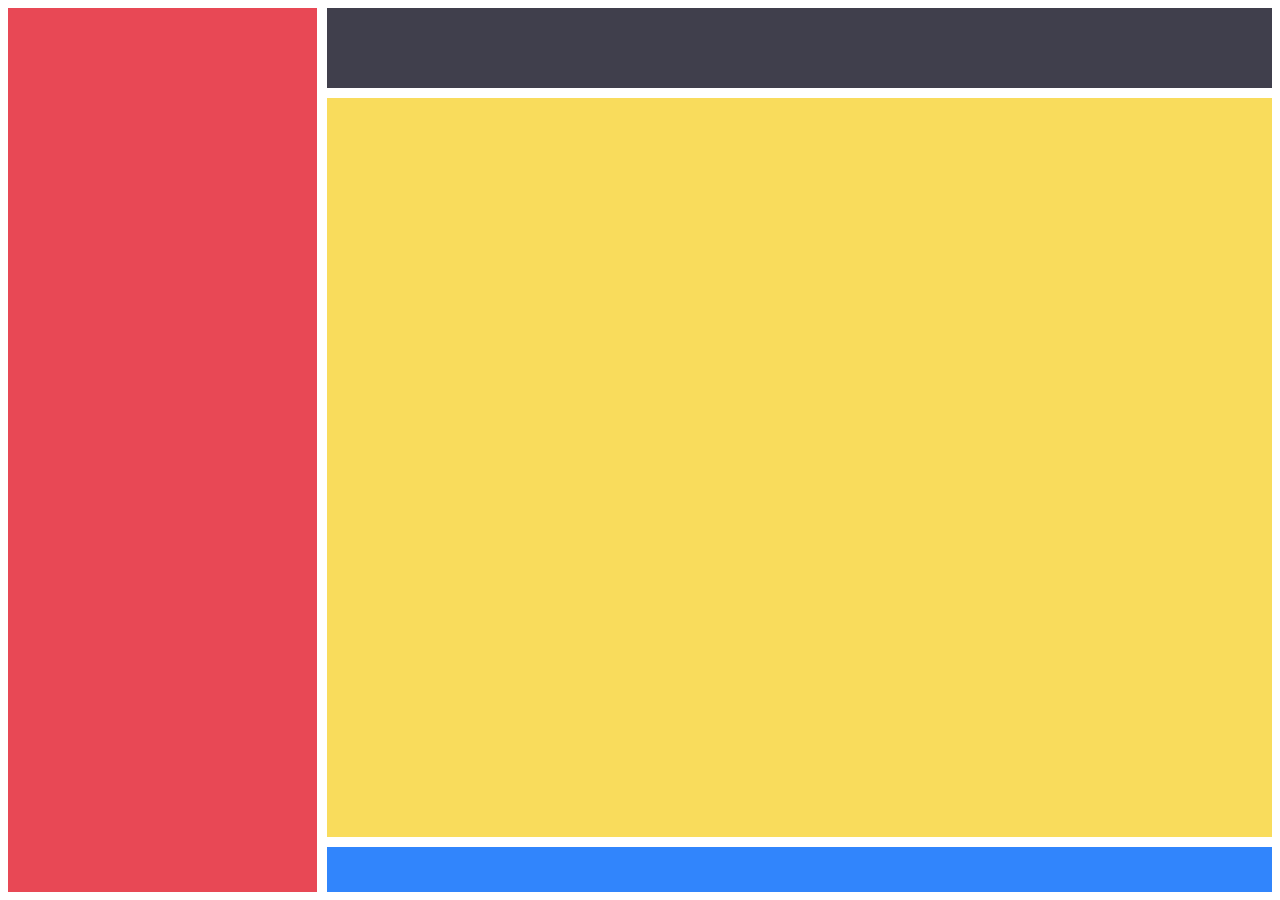
<file: ejemplo-grid/index.html>
<html lang="en">
    <head>
        <meta charset="UTF-8">
        <meta name="viewport" content="width=device-width, initial-scale=1.0">
        <link rel="stylesheet" href="./css/style.css">
        <title>Ejemplo Grid</title>
    </head>
    <body>
        <header></header>
        <nav></nav>
        <main></main>
        <footer></footer>
    </body>
</html>
</file>
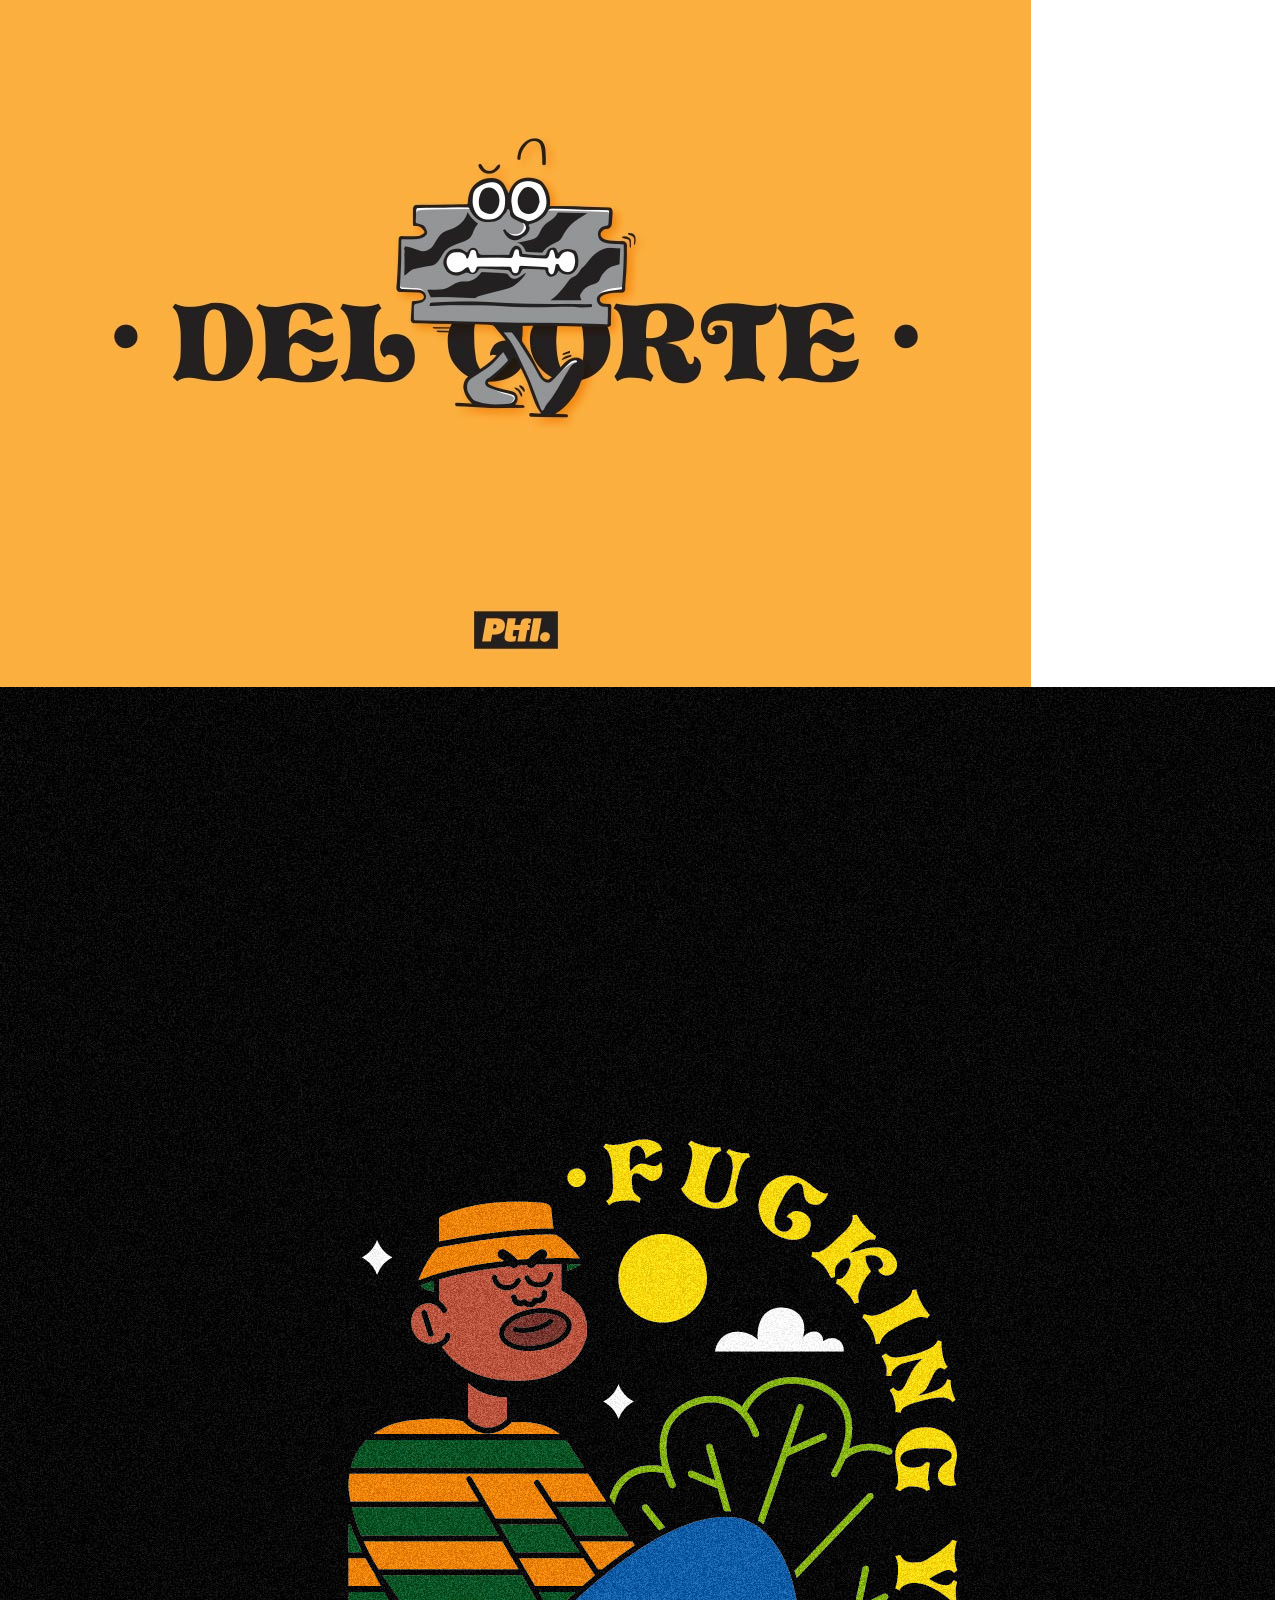
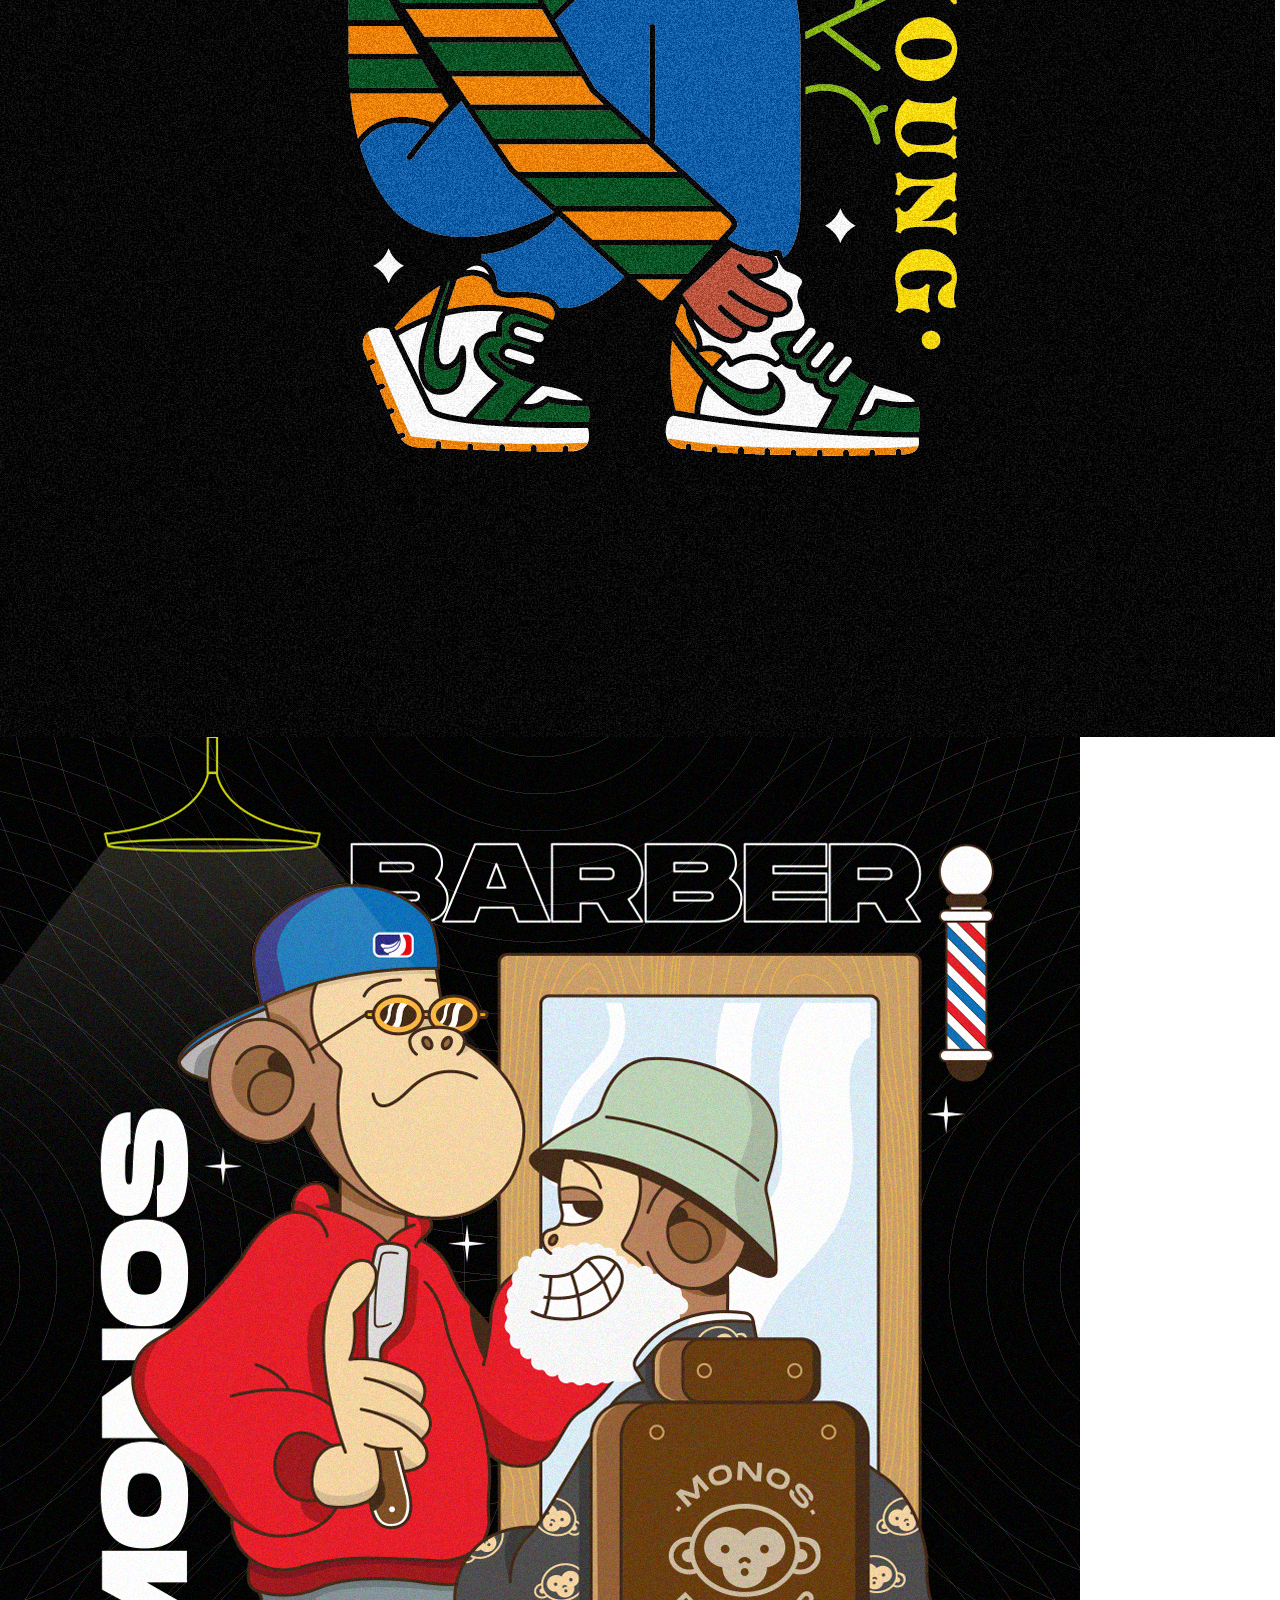
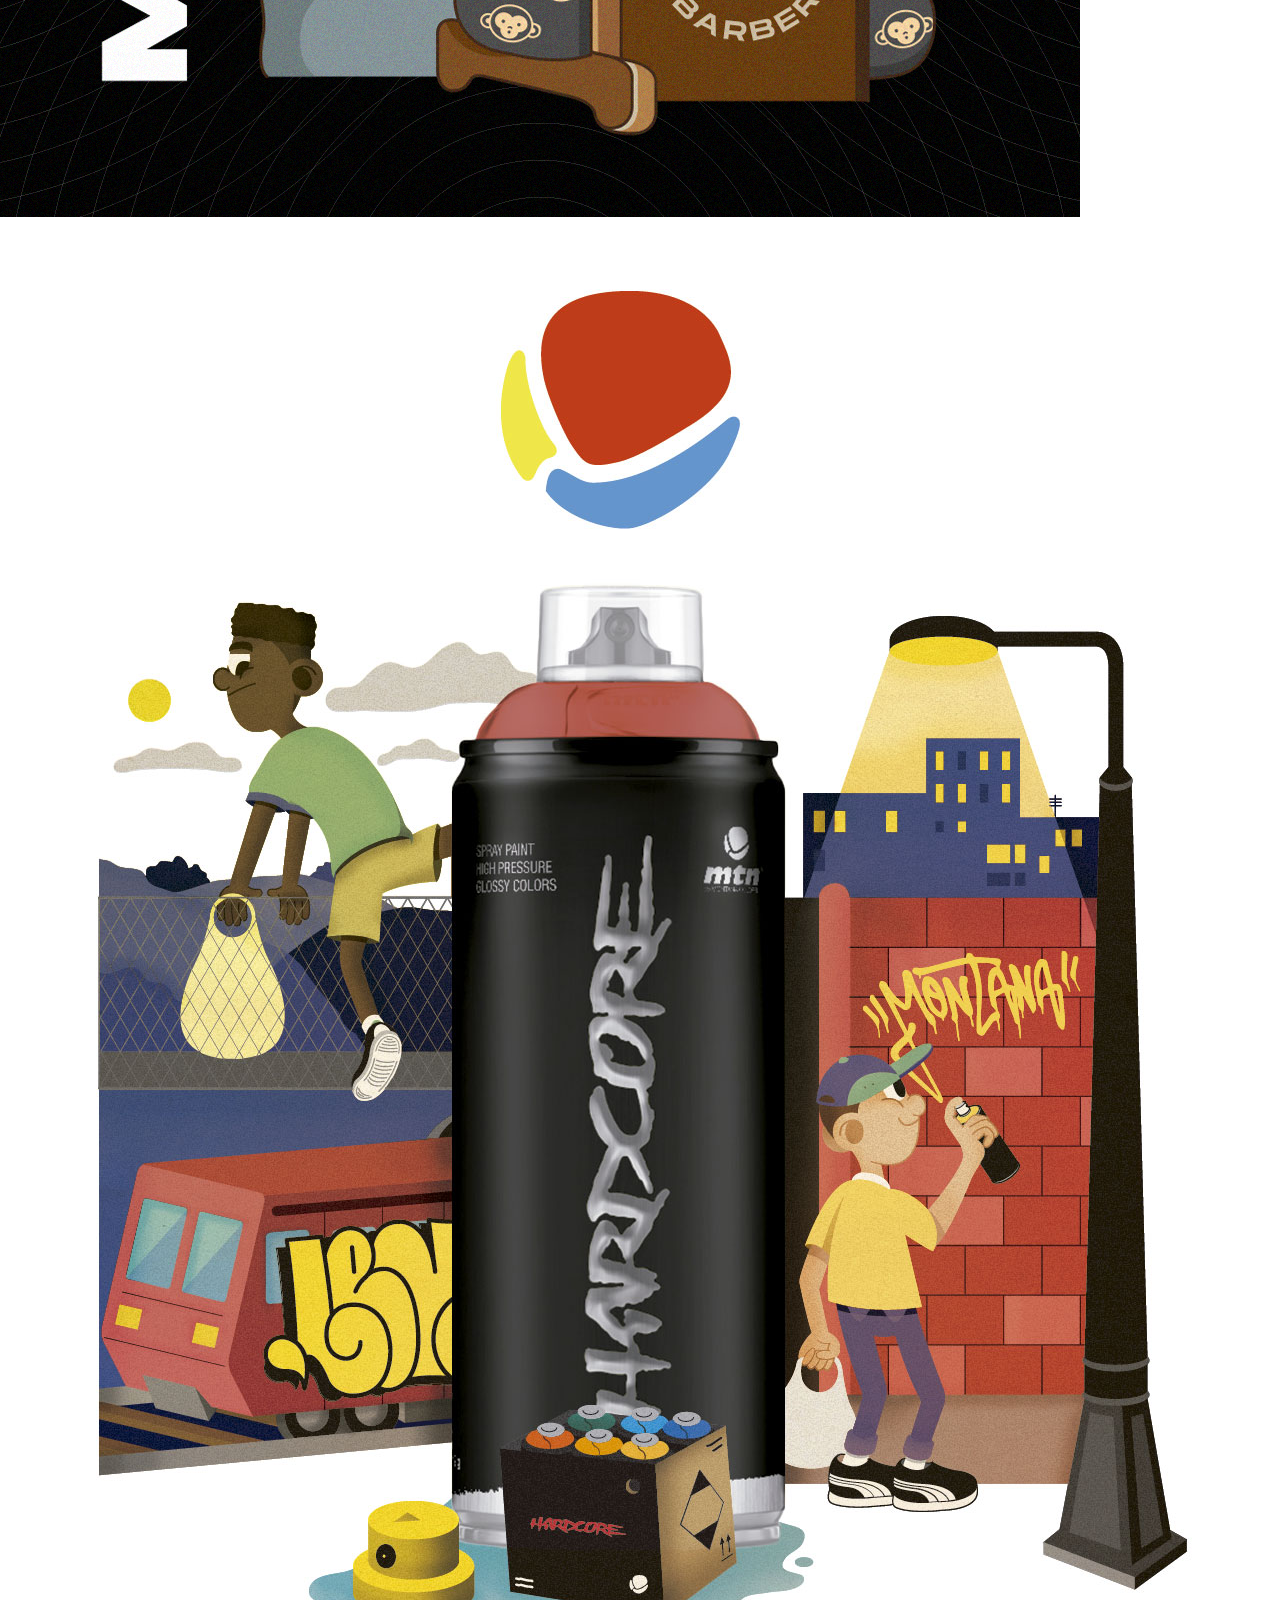
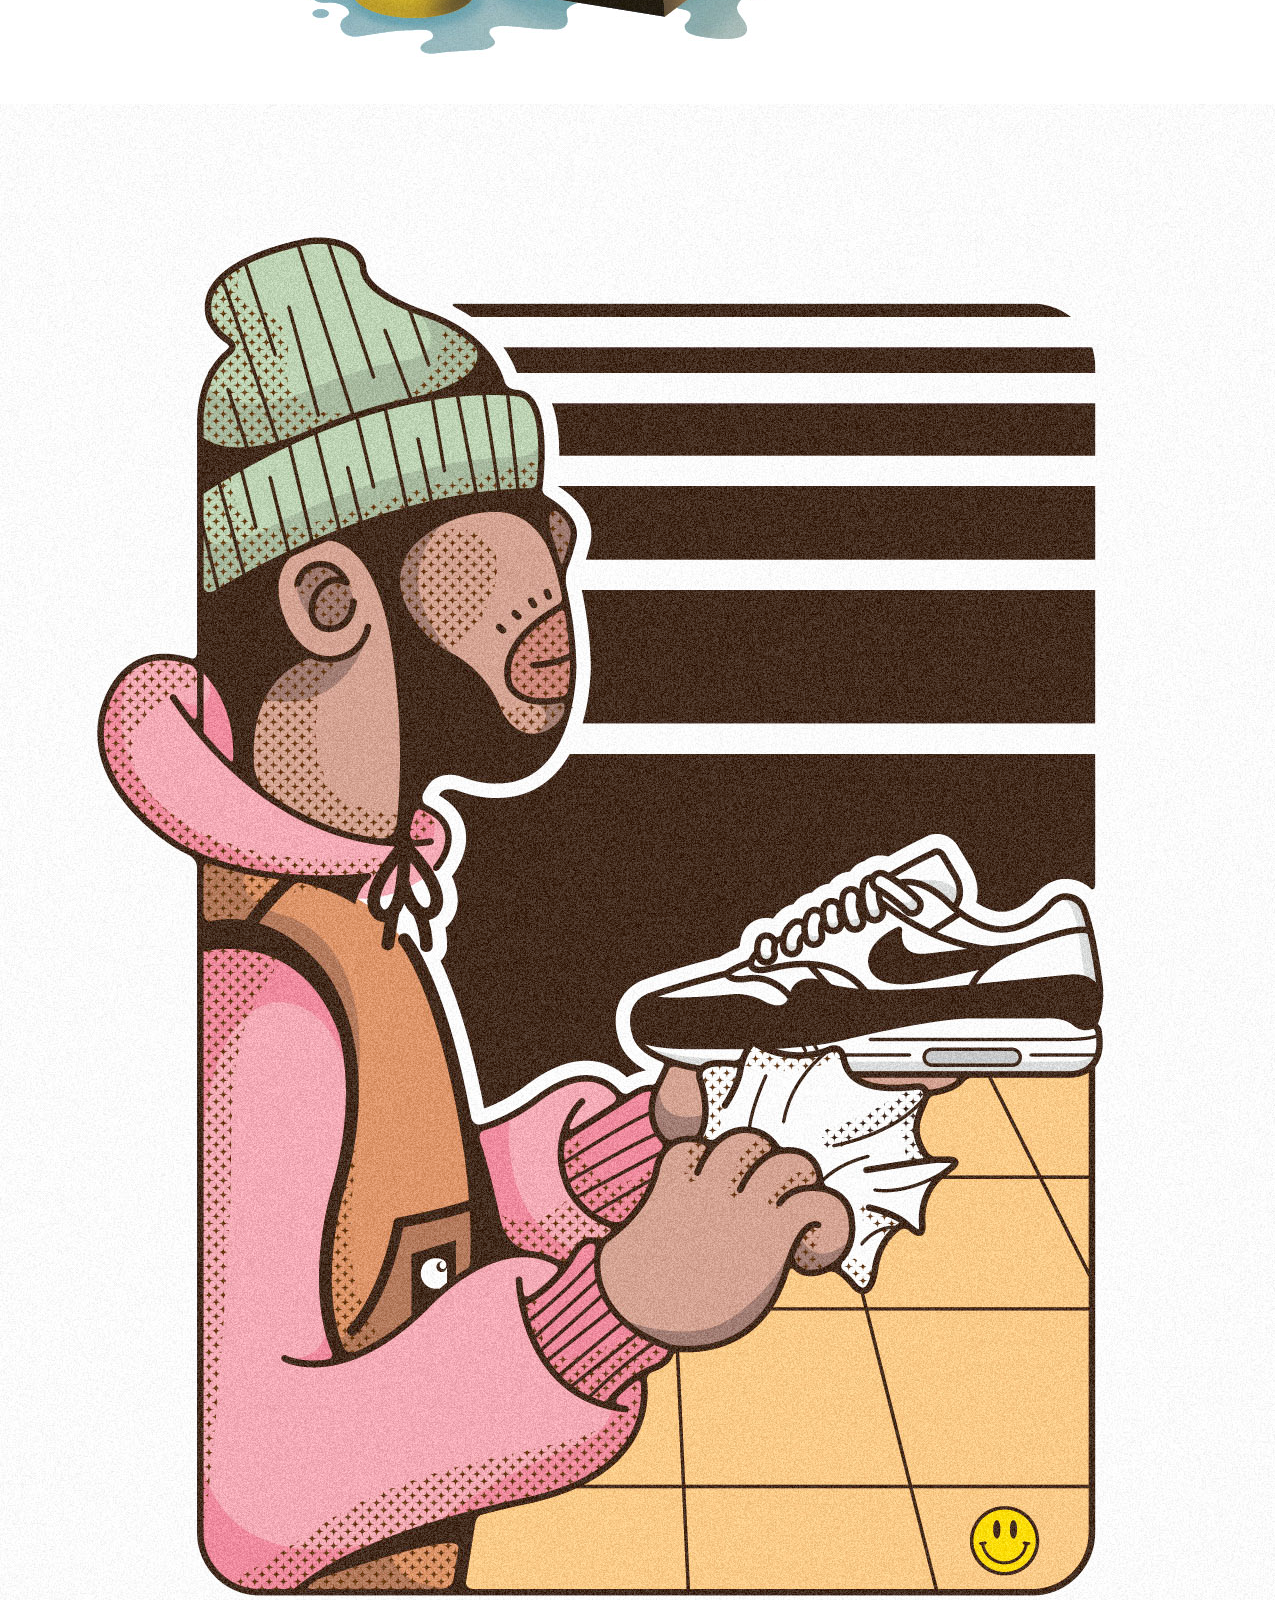
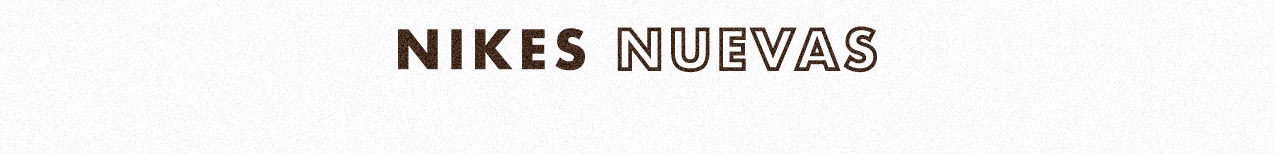
<file: paginas/galeria.html>
<html lang="en">
<head>
    <meta charset="UTF-8">
    <meta name="viewport" content="width=device-width, initial-scale=1.0">
    <link rel="stylesheet" href="../CSS/main.css">
    <title>Galeria</title>
</head>
<body>
    <section>
        <img src="../imagenes/ilustraciones/del-corte.jpg" alt="">
        <img src="../imagenes/ilustraciones/lento-fuckingYoung.jpg" alt="">
        <img src="../imagenes/ilustraciones/MONOS-BARBER.png" alt="">
        <img src="../imagenes/ilustraciones/montana-colors.jpg" alt="">
        <img src="../imagenes/ilustraciones/nikes-nuevas.jpg" alt="">
    </section>
</body>
</html>
</file>
<file: ejemplo-grid/css/style.css>
body{
    display: grid;
    grid-template-columns: repeat(4, 1fr);
    grid-template-rows: 80px auto 45px;
    grid-template-areas: 
        "nav header header header"
        "nav main main main"
        "nav footer footer footer"
    ;
    column-gap: 10px;
    row-gap: 10px;
}

header{
    background-color: #403F4C;
    grid-area: header;
}

nav{
    background-color: #E84855;
    grid-area: nav;
}

main{
    background-color: #F9DC5C;
    grid-area: main;
}

footer{
    background-color: #3185FC;
    grid-area: footer;
}
</file>
<file: CSS/main.css>
@charset "UTF-8";
* {
  margin: 0;
  padding: 0;
  font-family: "Poppins", sans-serif;
}

header {
  width: 100%;
  height: 85px;
  background-color: white;
  position: fixed;
  top: 0;
  left: 0;
  z-index: 10000;
}
header nav {
  display: flex;
  align-items: center;
  justify-content: space-between;
  padding-top: 10px;
  padding-left: 5%;
  padding-right: 5%;
}
header nav .logo-home {
  width: 220px;
  padding-top: 0px;
}
header ul li {
  display: inline-block;
  padding: 0px 20px;
}
header a {
  color: black;
  text-decoration: none;
}
header a:hover {
  color: darkgray;
}

/* Menú con Bootstrap */
.navbar-toggler {
  border: 0 !important;
}

.navbar-toggler button:hover {
  background: none;
}

.navbar-collapse {
  flex-grow: unset;
}

.navbar .navbar-expand-lg .bg-body-tertiary {
  margin: 0 20px;
  width: 100%;
  height: 85px;
  display: flex;
  align-items: center;
  justify-content: space-between;
  padding-top: 10px;
  padding-left: 5%;
  padding-right: 5%;
}

.navbar-brand img {
  width: 220px;
  padding-top: 0px;
}
@media (max-width: 576px) {
  .navbar-brand img {
    max-width: 90%;
  }
}

.container-fluid {
  display: flex;
  flex-wrap: inherit;
  align-items: center;
  justify-content: space-between;
  padding-top: 10px;
  padding-left: 5%;
  padding-right: 5%;
}

@media (max-width: 576px) {
  .nav-link {
    text-align: right;
  }
}
@media (max-width: 768px) {
  .nav-link {
    text-align: right;
  }
}

main {
  height: unset;
  background-color: #e0e0e0;
  width: 100%;
}

.footer {
  display: flex;
  width: 100%;
  height: 200px;
  background-color: black;
}

.lista {
  font-size: 12px;
  color: white;
}

.pie-pagina {
  width: 100%;
  background-color: black;
}
.pie-pagina .grupo-1 {
  width: 100%;
  max-width: 1500px;
  margin: auto;
  display: grid;
  grid-template-columns: repeat(3, 1fr);
  grid-gap: 50px;
  padding: 50px 0px 0px 0px;
}
@media (max-width: 576px) {
  .pie-pagina .grupo-1 {
    width: 90%;
    grid-template-columns: repeat(1, 1fr);
    grid-gap: 20px;
    padding: 0px 0px 40px 0px;
    position: relative;
  }
}
.pie-pagina .grupo-1 .box figure {
  width: 100%;
  height: 100%;
  display: flex;
  justify-content: center;
  align-items: center;
}
@media (max-width: 576px) {
  .pie-pagina .grupo-1 .box figure {
    justify-content: unset;
  }
}
.pie-pagina .grupo-1 .box figure img {
  width: 200px;
}
@media (max-width: 768px) {
  .pie-pagina .grupo-1 .box figure img {
    margin-left: 15px;
  }
}
.pie-pagina .grupo-1 .box h2 {
  color: #ffffff;
  margin-bottom: 25px;
  font-size: 25px;
}
.pie-pagina .grupo-1 .box p {
  color: #ffffff;
  margin-bottom: 10px;
}
.pie-pagina .grupo-1 .box .red-social i {
  display: inline-block;
  text-decoration: none;
  width: 40px;
  height: 40px;
  line-height: 40px;
  color: black;
  border-radius: 50%;
  margin-right: 10px;
  background-color: #ffffff;
  text-align: center;
  transition: all 300ms ease;
}
.pie-pagina .grupo-2 {
  background-color: #1A1A1A;
  padding: 15px 10px;
  text-align: center;
  color: #ffffff;
}
.pie-pagina .grupo-2 small {
  font-size: 12px;
}
@media (max-width: 768px) {
  .pie-pagina .grupo-2 small {
    font-size: 14px;
  }
}

.diseno {
  padding-bottom: 100px;
  padding-top: 200px;
}
@media (max-width: 576px) {
  .diseno {
    padding-bottom: 100px;
    padding-top: 150px;
  }
}

.cajaContenedor {
  display: flex;
  flex-direction: row;
  flex-wrap: wrap;
  align-items: center;
  justify-content: center;
  padding-top: 200px;
}
@media (max-width: 576px) {
  .cajaContenedor {
    width: auto;
    flex-direction: column;
    justify-content: center;
    align-items: center;
    padding-top: 150px;
    box-sizing: border-box;
  }
}
.cajaContenedor .caja-hijo1 {
  width: 400px;
  height: 300px;
}
@media (max-width: 576px) {
  .cajaContenedor .caja-hijo1 {
    width: 90%;
    height: 90%;
    text-align: center;
  }
}
.cajaContenedor .caja-hijo1 img {
  width: 100%;
  height: 100%;
  justify-content: center;
  align-items: center;
}

.cajaContenedor2 {
  display: flex;
  flex-direction: row;
  flex-wrap: wrap;
  align-items: center;
  justify-content: center;
  padding-bottom: 100px;
}
@media (max-width: 576px) {
  .cajaContenedor2 {
    width: 100%;
    flex-direction: column;
    justify-content: center;
    box-sizing: border-box;
    padding-bottom: 100px;
  }
}
.cajaContenedor2 .caja-hijo2 {
  width: 400px;
  height: 300px;
}
@media (max-width: 576px) {
  .cajaContenedor2 .caja-hijo2 {
    width: 90%;
    height: 90%;
    text-align: center;
  }
}
.cajaContenedor2 .caja-hijo2 img {
  width: 100%;
  height: 100%;
  justify-content: center;
}

.about {
  width: 100%;
  padding-top: 200px;
  padding-bottom: 100px;
}
@media (max-width: 576px) {
  .about {
    padding-top: 150px;
  }
}
.about img {
  height: auto;
  width: 420px;
}
@media (max-width: 576px) {
  .about img {
    width: 300px;
  }
}
@media (max-width: 768px) {
  .about img {
    width: 360px;
  }
}
.about .about-text {
  width: 550px;
}
@media (max-width: 576px) {
  .about .about-text {
    width: unset;
    padding-top: 30px;
  }
}
@media (max-width: 768px) {
  .about .about-text {
    padding-top: 30px;
  }
}
.about .about-text h1 {
  color: black;
  font-size: 40px;
  font-weight: 600;
  margin-bottom: 15px;
}
.about .about-text h5 {
  color: #1b1b1b;
  font-size: 25px;
  margin-bottom: 25px;
  letter-spacing: 2px;
}
.about .about-text p {
  font-size: 17px;
  letter-spacing: 1px;
  margin-bottom: 30px;
}
@media (max-width: 576px) {
  .about .about-text p {
    text-align: justify;
  }
}
@media (max-width: 768px) {
  .about .about-text p {
    text-align: justify;
  }
}
.about span {
  color: #626262;
}
.about button {
  padding: 15px;
  font-size: 16px;
  border: none;
  outline: 0px;
  background: #1b1b1b;
  color: white;
  border-radius: 8px;
  transition: all 300ms ease;
}
@media (max-width: 768px) {
  .about button {
    font-size: 18px;
  }
}
.about button:hover {
  background: #434343;
}
.about button a {
  color: white;
  text-decoration: none;
}

.main {
  width: 1130px;
  max-width: 95%;
  margin: 0 auto;
  display: flex;
  align-items: center;
  justify-content: space-around;
}
@media (max-width: 576px) {
  .main {
    width: auto;
    flex-direction: column;
    justify-content: unset;
    padding-left: 25px;
    padding-right: 25px;
  }
}
@media (max-width: 768px) {
  .main {
    width: auto;
    flex-direction: column;
    justify-content: unset;
    padding-left: 25px;
    padding-right: 25px;
  }
}

.diseno {
  padding-bottom: 100px;
  padding-top: 200px;
}
@media (max-width: 576px) {
  .diseno {
    padding-top: 150px;
  }
}

#diseno {
  display: flex;
  flex-direction: row;
  height: 400px;
  margin: 0 60px;
}
@media (max-width: 576px) {
  #diseno {
    display: flex;
    flex-direction: column;
    height: auto;
    margin: 15px 25px;
  }
}
#diseno .contenedor-imagen {
  height: 100%;
  width: 100%;
  object-fit: cover;
}
@media (max-width: 576px) {
  #diseno .contenedor-imagen {
    height: unset;
  }
}
#diseno .contenedor-imagen img {
  width: 100%;
  height: 100%;
  object-fit: cover;
}
#diseno .contenedor-texto {
  display: flex;
  flex-direction: column;
  justify-content: center;
  background-color: #434343;
  color: white;
  padding: 60px;
  width: 100%;
}
@media (max-width: 576px) {
  #diseno .contenedor-texto {
    padding: 40px;
  }
}
#diseno .contenedor-texto h3 {
  text-align: left;
  font-size: 40px;
  font-weight: 600;
}
#diseno .contenedor-texto p {
  text-align: left;
  font-size: 20px;
  font-weight: 200;
  padding-bottom: 25px;
}
#diseno .contenedor-texto a {
  background-color: white;
  padding: 12px 24px;
  border-radius: 8px;
  color: black;
  font-size: 18px;
  font-weight: 600;
  text-decoration: none;
  width: fit-content;
}
#diseno .contenedor-texto a:hover {
  background-color: black;
  color: white;
}

#diseno2 {
  display: flex;
  flex-direction: row;
  height: 400px;
  margin: 0 60px;
}
@media (max-width: 576px) {
  #diseno2 {
    display: flex;
    flex-direction: column;
    height: auto;
    margin: 0 25px;
  }
}
#diseno2 .contenedor-imagen2 {
  height: 100%;
  width: 100%;
  object-fit: cover;
}
@media (max-width: 576px) {
  #diseno2 .contenedor-imagen2 {
    height: unset;
  }
}
#diseno2 .contenedor-imagen2 img {
  width: 100%;
  height: 100%;
  object-fit: cover;
}
#diseno2 .contenedor-texto2 {
  display: flex;
  flex-direction: column;
  justify-content: center;
  background-color: #1b1b1b;
  color: white;
  padding: 60px;
  width: 100%;
}
@media (max-width: 576px) {
  #diseno2 .contenedor-texto2 {
    padding: 40px;
  }
}
#diseno2 .contenedor-texto2 h3 {
  text-align: left;
  font-size: 40px;
  font-weight: 600;
}
#diseno2 .contenedor-texto2 p {
  text-align: left;
  font-size: 20px;
  font-weight: 200;
  padding-bottom: 25px;
}
#diseno2 .contenedor-texto2 a {
  background-color: white;
  padding: 12px 24px;
  border-radius: 8px;
  color: black;
  font-size: 18px;
  font-weight: 600;
  text-decoration: none;
  width: fit-content;
}
#diseno2 .contenedor-texto2 a:hover {
  background-color: black;
  color: white;
}

#diseno3 {
  display: flex;
  flex-direction: row;
  height: 400px;
  margin: 0 60px;
}
@media (max-width: 576px) {
  #diseno3 {
    display: flex;
    flex-direction: column;
    height: auto;
    margin: 15px 25px;
  }
}
#diseno3 .contenedor-imagen3 {
  height: 100%;
  width: 100%;
  object-fit: cover;
}
@media (max-width: 576px) {
  #diseno3 .contenedor-imagen3 {
    height: unset;
  }
}
#diseno3 .contenedor-imagen3 img {
  width: 100%;
  height: 100%;
  object-fit: cover;
}
#diseno3 .contenedor-texto3 {
  display: flex;
  flex-direction: column;
  justify-content: center;
  background-color: #626262;
  color: white;
  padding: 60px;
  width: 100%;
}
@media (max-width: 576px) {
  #diseno3 .contenedor-texto3 {
    padding: 40px;
  }
}
#diseno3 .contenedor-texto3 h3 {
  text-align: left;
  font-size: 40px;
  font-weight: 600;
}
#diseno3 .contenedor-texto3 p {
  text-align: left;
  font-size: 20px;
  font-weight: 200;
  padding-bottom: 25px;
}
#diseno3 .contenedor-texto3 a {
  background-color: white;
  padding: 12px 24px;
  border-radius: 8px;
  color: black;
  font-size: 18px;
  font-weight: 600;
  text-decoration: none;
  width: fit-content;
}
#diseno3 .contenedor-texto3 a:hover {
  background-color: black;
  color: white;
}

#galeria {
  display: flex;
  width: 1000px;
  height: 900px;
  padding-top: 200px;
  margin: 0 auto;
  padding-bottom: 100px;
}
@media (max-width: 576px) {
  #galeria {
    flex-direction: column;
    justify-content: center;
    text-align: center;
    width: 315px;
    height: unset;
    padding-top: 150px;
    margin: 0 auto;
  }
}
@media (max-width: 768px) {
  #galeria {
    width: auto;
    padding-left: 50px;
    padding-right: 50px;
  }
}
#galeria img {
  width: 0px;
  flex-grow: 1;
  object-fit: cover;
  opacity: 0.8;
  transition: 0.5s ease;
}
@media (max-width: 576px) {
  #galeria img {
    width: unset;
    height: 300px;
    text-align: center;
  }
}
#galeria img:hover {
  cursor: crosshair;
  width: 300px;
  opacity: 1;
  filter: contrast(120%);
}
@media (max-width: 576px) {
  #galeria img:hover {
    transform: scale(1.3);
    text-align: center;
    width: auto;
    height: auto;
    cursor: crosshair;
    opacity: 1;
    filter: contrast(120%);
  }
}

.container-form {
  width: 100%;
  max-width: 1100px;
  margin: auto;
  display: grid;
  grid-template-columns: repeat(2, 1fr);
  grid-gap: 50px;
  padding-top: 200px;
  padding-bottom: 100px;
}
@media (max-width: 576px) {
  .container-form {
    display: flex;
    flex-direction: column;
    padding-left: 25px;
    padding-right: 25px;
    padding-top: 150px;
    padding-bottom: 100px;
  }
}
@media (max-width: 768px) {
  .container-form {
    display: flex;
    flex-direction: column;
    padding-left: 50px;
    padding-right: 50px;
  }
}
.container-form h2 {
  margin-bottom: 15px;
  font-size: 40px;
  font-weight: 600;
}
@media (max-width: 576px) {
  .container-form h2 {
    font-size: 30px;
    font-weight: 600;
  }
}
.container-form p {
  font-size: 17px;
  line-height: 1.6;
  margin-bottom: 30px;
}
.container-form a {
  font-size: 17px;
  display: inline-block;
  text-decoration: none;
  width: 100%;
  margin-bottom: 15px;
  color: black;
  font-weight: 400;
}
@media (max-width: 576px) {
  .container-form a {
    font-size: 16px;
  }
}
.container-form a i {
  color: #1b1b1b;
  margin-right: 15px;
}
.container-form form .campo,
.container-form textarea {
  width: 100%;
  padding: 15px 10px;
  font-size: 15px;
  border: 1px solid black;
  margin-bottom: 20px;
  border-radius: 3px;
  outline: 0px;
}
@media (max-width: 576px) {
  .container-form form .campo,
  .container-form textarea {
    width: 100%;
    font-size: 14px;
    margin-bottom: 15px;
  }
}
@media (max-width: 768px) {
  .container-form form .campo,
  .container-form textarea {
    font-size: 17px;
  }
}
.container-form form textarea {
  max-width: 530px;
  min-width: 530px;
  min-height: 140px;
  max-height: 150px;
}
@media (max-width: 576px) {
  .container-form form textarea {
    max-width: 100%;
    min-width: 300px;
    max-height: 160px;
  }
}
@media (max-width: 768px) {
  .container-form form textarea {
    max-width: 100%;
  }
}
.container-form .btn-enviar {
  padding: 15px;
  font-size: 16px;
  border: none;
  outline: 0px;
  background: #1b1b1b;
  color: white;
  border-radius: 8px;
  transition: all 300ms ease;
}
@media (max-width: 576px) {
  .container-form .btn-enviar {
    font-size: 15px;
  }
}
@media (max-width: 768px) {
  .container-form .btn-enviar {
    font-size: 18px;
  }
}
.container-form .btn-enviar:hover {
  background: #434343;
}
.container-form iframe {
  margin-top: 20px;
  border: 1px solid black;
  border-radius: 3px;
}
@media (max-width: 576px) {
  .container-form iframe {
    margin-top: 20px;
    border: 1px solid black;
    border-radius: 3px;
    max-width: 100%;
    margin: 0 auto;
  }
}
@media (max-width: 768px) {
  .container-form iframe {
    max-width: 100%;
  }
}

/*# sourceMappingURL=main.css.map */
</file>
